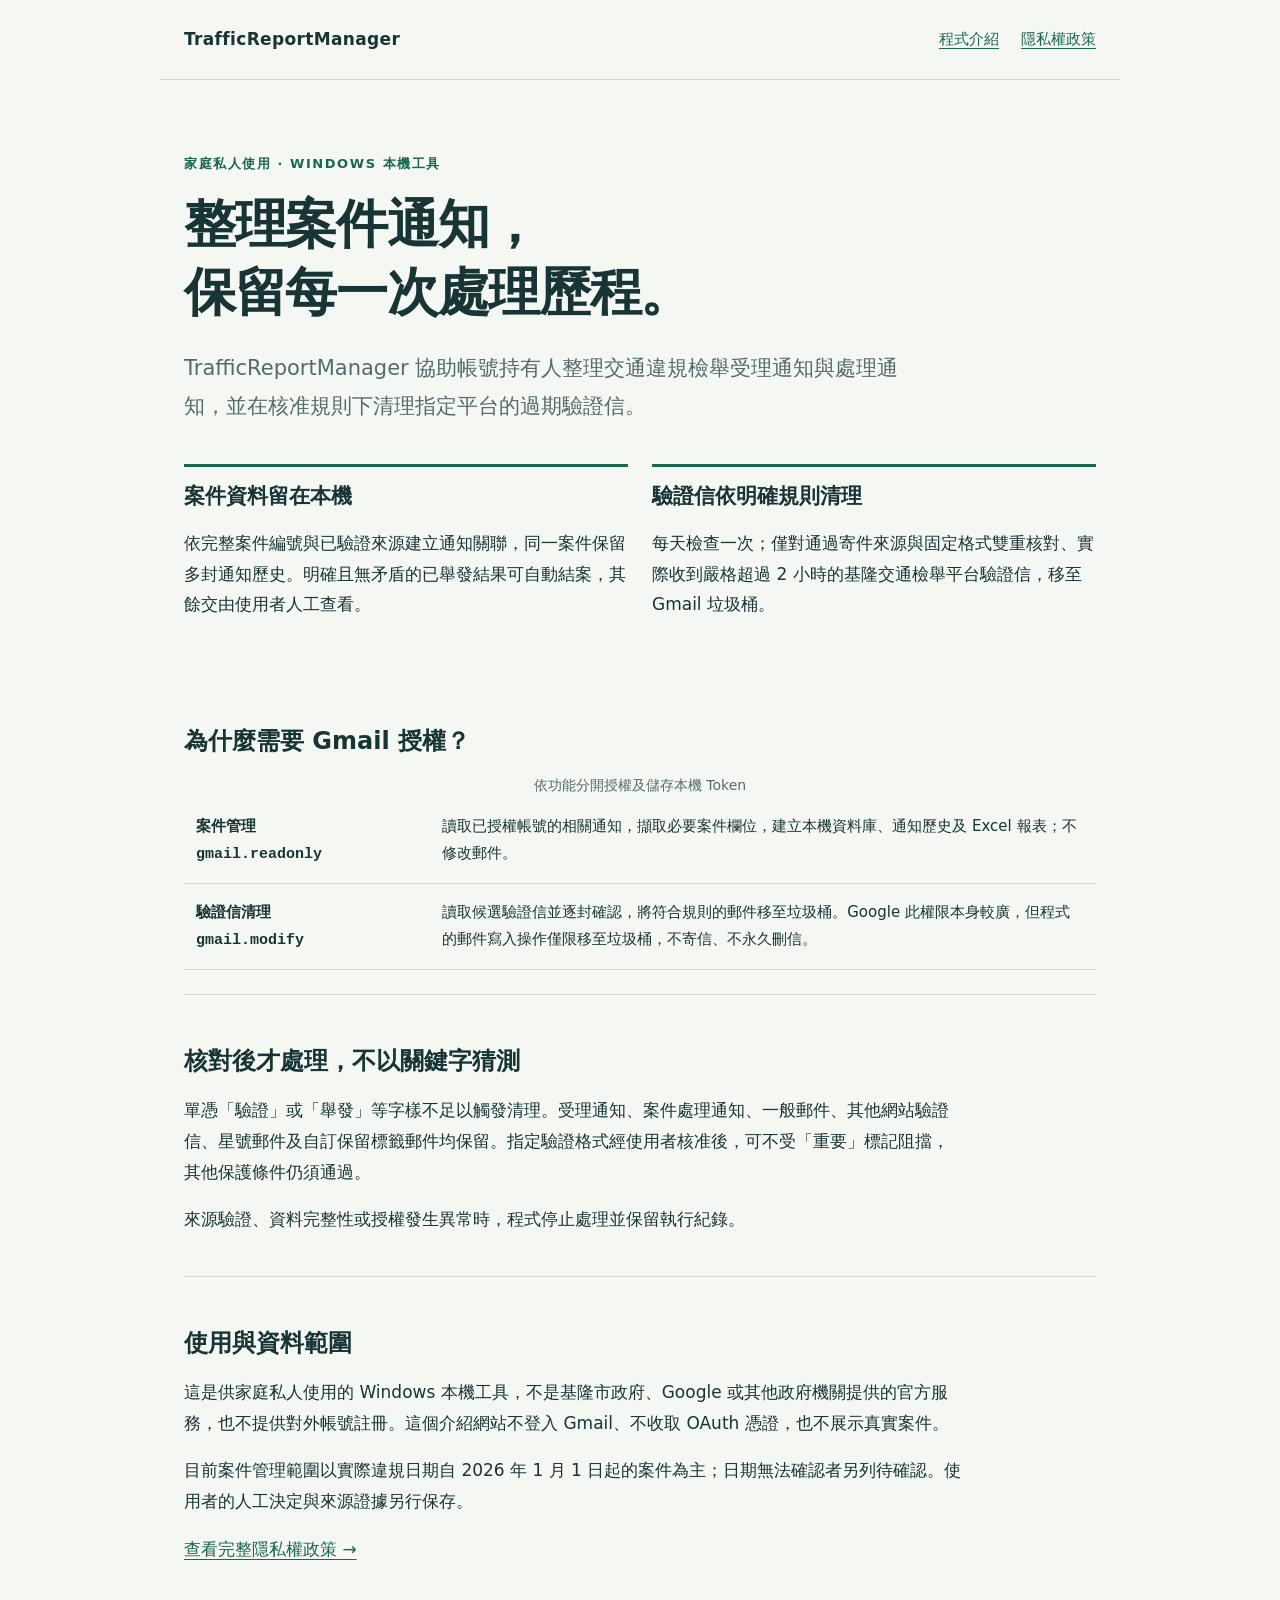
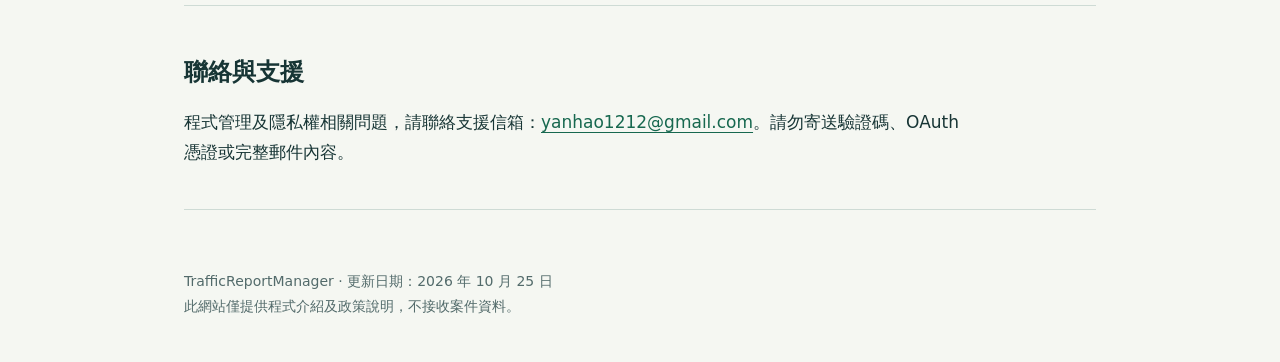
<file: index.html>
<!doctype html>
<html lang="zh-Hant"><head><meta charset="utf-8"><meta name="viewport" content="width=device-width,initial-scale=1"><meta http-equiv="Content-Security-Policy" content="default-src 'none'; style-src 'self'; img-src 'self'; base-uri 'none'; form-action 'none'"><meta name="description" content="TrafficReportManager：供家庭私人使用的本機交通違規檢舉案件管理與指定平台驗證信清理工具。"><title>TrafficReportManager｜交通檢舉案件管理</title><link rel="stylesheet" href="styles.css"></head>
<body><header><a class="brand" href="index.html">TrafficReportManager</a><nav aria-label="主要導覽"><a href="index.html" aria-current="page">程式介紹</a><a href="privacy.html">隱私權政策</a></nav></header>
<main>
<p class="eyebrow">家庭私人使用 · WINDOWS 本機工具</p><h1>整理案件通知，<br>保留每一次處理歷程。</h1><p class="lead">TrafficReportManager 協助帳號持有人整理交通違規檢舉受理通知與處理通知，並在核准規則下清理指定平台的過期驗證信。</p>
<div class="facts"><article class="fact"><h2>案件資料留在本機</h2><p>依完整案件編號與已驗證來源建立通知關聯，同一案件保留多封通知歷史。明確且無矛盾的已舉發結果可自動結案，其餘交由使用者人工查看。</p></article><article class="fact"><h2>驗證信依明確規則清理</h2><p>每天檢查一次；僅對通過寄件來源與固定格式雙重核對、實際收到嚴格超過 2 小時的基隆交通檢舉平台驗證信，移至 Gmail 垃圾桶。</p></article></div>
<section><h2>為什麼需要 Gmail 授權？</h2><table><caption class="meta">依功能分開授權及儲存本機 Token</caption><tr><th scope="row">案件管理<br><code>gmail.readonly</code></th><td>讀取已授權帳號的相關通知，擷取必要案件欄位，建立本機資料庫、通知歷史及 Excel 報表；不修改郵件。</td></tr><tr><th scope="row">驗證信清理<br><code>gmail.modify</code></th><td>讀取候選驗證信並逐封確認，將符合規則的郵件移至垃圾桶。Google 此權限本身較廣，但程式的郵件寫入操作僅限移至垃圾桶，不寄信、不永久刪信。</td></tr></table></section>
<section><h2>核對後才處理，不以關鍵字猜測</h2><p>單憑「驗證」或「舉發」等字樣不足以觸發清理。受理通知、案件處理通知、一般郵件、其他網站驗證信、星號郵件及自訂保留標籤郵件均保留。指定驗證格式經使用者核准後，可不受「重要」標記阻擋，其他保護條件仍須通過。</p><p>來源驗證、資料完整性或授權發生異常時，程式停止處理並保留執行紀錄。</p></section>
<section><h2>使用與資料範圍</h2><p>這是供家庭私人使用的 Windows 本機工具，不是基隆市政府、Google 或其他政府機關提供的官方服務，也不提供對外帳號註冊。這個介紹網站不登入 Gmail、不收取 OAuth 憑證，也不展示真實案件。</p><p>目前案件管理範圍以實際違規日期自 2026 年 1 月 1 日起的案件為主；日期無法確認者另列待確認。使用者的人工決定與來源證據另行保存。</p><p><a href="privacy.html">查看完整隱私權政策 →</a></p></section>
<section><h2>聯絡與支援</h2><p>程式管理及隱私權相關問題，請聯絡支援信箱：<a href="mailto:yanhao1212@gmail.com">yanhao1212@gmail.com</a>。請勿寄送驗證碼、OAuth 憑證或完整郵件內容。</p></section></main>
<footer>TrafficReportManager · 更新日期：2026 年 10 月 25 日<br>此網站僅提供程式介紹及政策說明，不接收案件資料。</footer></body></html>
</file>
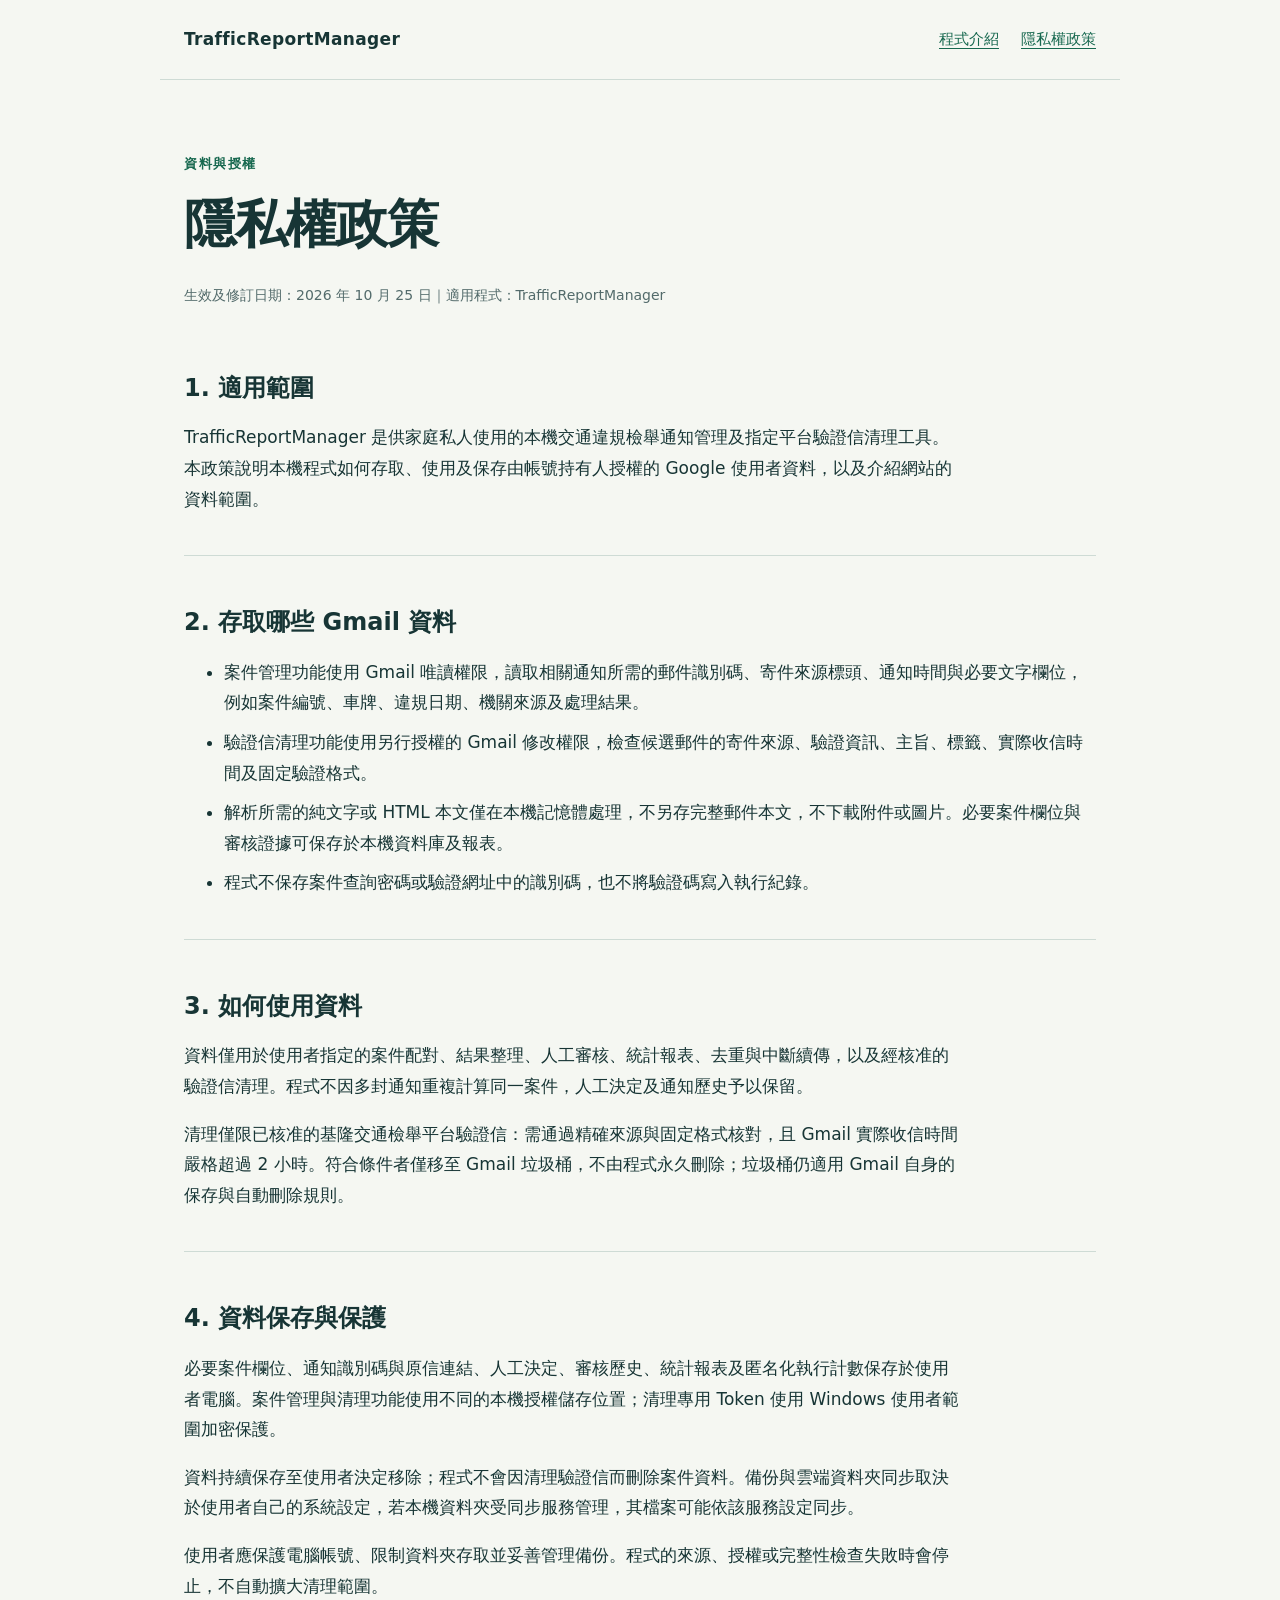
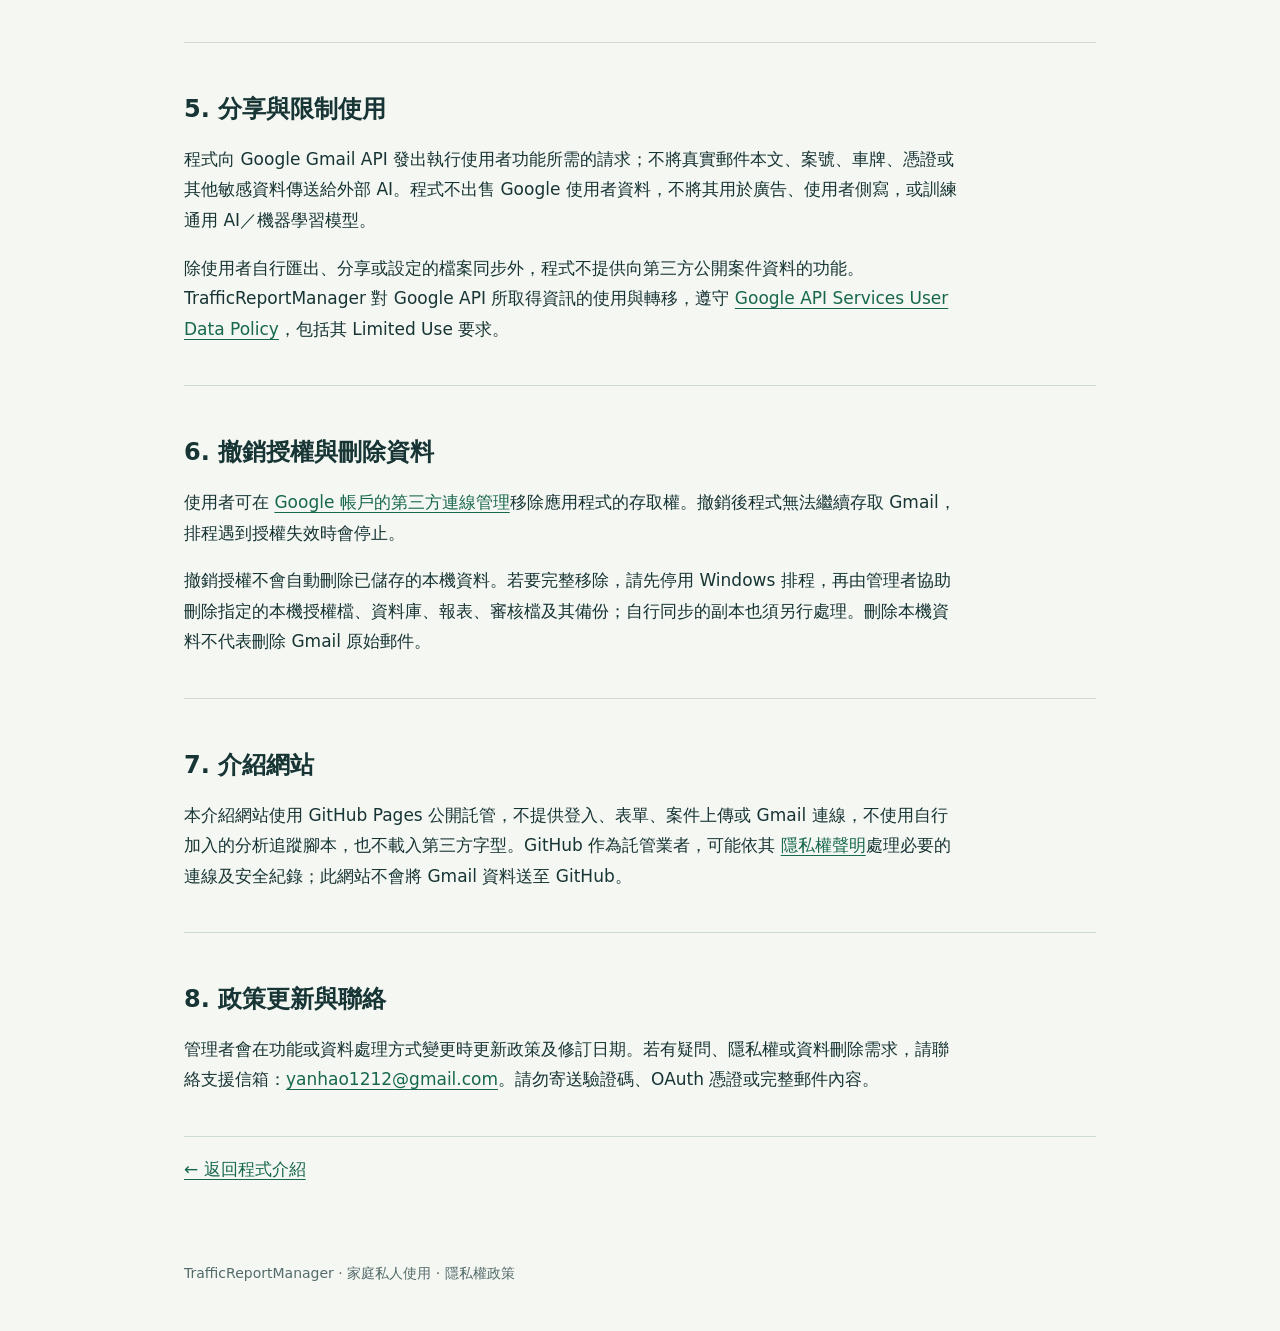
<file: privacy.html>
<!doctype html>
<html lang="zh-Hant"><head><meta charset="utf-8"><meta name="viewport" content="width=device-width,initial-scale=1"><meta http-equiv="Content-Security-Policy" content="default-src 'none'; style-src 'self'; img-src 'self'; base-uri 'none'; form-action 'none'"><meta name="description" content="TrafficReportManager 的 Gmail 存取用途、本機資料保存、驗證信清理、權限撤銷及資料刪除說明。"><title>隱私權政策｜TrafficReportManager</title><link rel="stylesheet" href="styles.css"></head>
<body><header><a class="brand" href="index.html">TrafficReportManager</a><nav aria-label="主要導覽"><a href="index.html">程式介紹</a><a href="privacy.html" aria-current="page">隱私權政策</a></nav></header><main>
<p class="eyebrow">資料與授權</p><h1>隱私權政策</h1><p class="meta">生效及修訂日期：2026 年 10 月 25 日｜適用程式：TrafficReportManager</p>
<section><h2>1. 適用範圍</h2><p>TrafficReportManager 是供家庭私人使用的本機交通違規檢舉通知管理及指定平台驗證信清理工具。本政策說明本機程式如何存取、使用及保存由帳號持有人授權的 Google 使用者資料，以及介紹網站的資料範圍。</p></section>
<section><h2>2. 存取哪些 Gmail 資料</h2><ul><li>案件管理功能使用 Gmail 唯讀權限，讀取相關通知所需的郵件識別碼、寄件來源標頭、通知時間與必要文字欄位，例如案件編號、車牌、違規日期、機關來源及處理結果。</li><li>驗證信清理功能使用另行授權的 Gmail 修改權限，檢查候選郵件的寄件來源、驗證資訊、主旨、標籤、實際收信時間及固定驗證格式。</li><li>解析所需的純文字或 HTML 本文僅在本機記憶體處理，不另存完整郵件本文，不下載附件或圖片。必要案件欄位與審核證據可保存於本機資料庫及報表。</li><li>程式不保存案件查詢密碼或驗證網址中的識別碼，也不將驗證碼寫入執行紀錄。</li></ul></section>
<section><h2>3. 如何使用資料</h2><p>資料僅用於使用者指定的案件配對、結果整理、人工審核、統計報表、去重與中斷續傳，以及經核准的驗證信清理。程式不因多封通知重複計算同一案件，人工決定及通知歷史予以保留。</p><p>清理僅限已核准的基隆交通檢舉平台驗證信：需通過精確來源與固定格式核對，且 Gmail 實際收信時間嚴格超過 2 小時。符合條件者僅移至 Gmail 垃圾桶，不由程式永久刪除；垃圾桶仍適用 Gmail 自身的保存與自動刪除規則。</p></section>
<section><h2>4. 資料保存與保護</h2><p>必要案件欄位、通知識別碼與原信連結、人工決定、審核歷史、統計報表及匿名化執行計數保存於使用者電腦。案件管理與清理功能使用不同的本機授權儲存位置；清理專用 Token 使用 Windows 使用者範圍加密保護。</p><p>資料持續保存至使用者決定移除；程式不會因清理驗證信而刪除案件資料。備份與雲端資料夾同步取決於使用者自己的系統設定，若本機資料夾受同步服務管理，其檔案可能依該服務設定同步。</p><p>使用者應保護電腦帳號、限制資料夾存取並妥善管理備份。程式的來源、授權或完整性檢查失敗時會停止，不自動擴大清理範圍。</p></section>
<section><h2>5. 分享與限制使用</h2><p>程式向 Google Gmail API 發出執行使用者功能所需的請求；不將真實郵件本文、案號、車牌、憑證或其他敏感資料傳送給外部 AI。程式不出售 Google 使用者資料，不將其用於廣告、使用者側寫，或訓練通用 AI／機器學習模型。</p><p>除使用者自行匯出、分享或設定的檔案同步外，程式不提供向第三方公開案件資料的功能。TrafficReportManager 對 Google API 所取得資訊的使用與轉移，遵守 <a href="https://developers.google.com/terms/api-services-user-data-policy">Google API Services User Data Policy</a>，包括其 Limited Use 要求。</p></section>
<section><h2>6. 撤銷授權與刪除資料</h2><p>使用者可在 <a href="https://myaccount.google.com/connections">Google 帳戶的第三方連線管理</a>移除應用程式的存取權。撤銷後程式無法繼續存取 Gmail，排程遇到授權失效時會停止。</p><p>撤銷授權不會自動刪除已儲存的本機資料。若要完整移除，請先停用 Windows 排程，再由管理者協助刪除指定的本機授權檔、資料庫、報表、審核檔及其備份；自行同步的副本也須另行處理。刪除本機資料不代表刪除 Gmail 原始郵件。</p></section>
<section><h2>7. 介紹網站</h2><p>本介紹網站使用 GitHub Pages 公開託管，不提供登入、表單、案件上傳或 Gmail 連線，不使用自行加入的分析追蹤腳本，也不載入第三方字型。GitHub 作為託管業者，可能依其 <a href="https://docs.github.com/en/site-policy/privacy-policies/github-general-privacy-statement">隱私權聲明</a>處理必要的連線及安全紀錄；此網站不會將 Gmail 資料送至 GitHub。</p></section>
<section><h2>8. 政策更新與聯絡</h2><p>管理者會在功能或資料處理方式變更時更新政策及修訂日期。若有疑問、隱私權或資料刪除需求，請聯絡支援信箱：<a href="mailto:yanhao1212@gmail.com">yanhao1212@gmail.com</a>。請勿寄送驗證碼、OAuth 憑證或完整郵件內容。</p></section>
<p><a href="index.html">← 返回程式介紹</a></p></main><footer>TrafficReportManager · 家庭私人使用 · 隱私權政策</footer></body></html>
</file>
<file: styles.css>
:root{color-scheme:light;--ink:#173535;--muted:#536b6b;--line:#cedbd5;--paper:#f5f7f2;--accent:#17684f}*{box-sizing:border-box}body{margin:0;background:var(--paper);color:var(--ink);font:17px/1.8 system-ui,"Microsoft JhengHei",sans-serif}a{color:var(--accent);text-underline-offset:4px}a:focus-visible{outline:3px solid #bd7124;outline-offset:5px}header,main,footer{max-width:960px;margin:auto;padding:24px}header{display:flex;align-items:center;justify-content:space-between;gap:20px;border-bottom:1px solid var(--line)}.brand{font-weight:750;text-decoration:none;color:var(--ink);letter-spacing:.02em}nav{display:flex;gap:22px;flex-wrap:wrap;font-size:15px}.draft{background:#fff2d9;border-left:4px solid #aa681d;padding:13px 18px;font-size:14px;color:#66451c}.eyebrow{font-size:13px;letter-spacing:.12em;font-weight:700;color:var(--accent);margin-top:48px}h1{font-size:clamp(32px,6vw,52px);line-height:1.3;letter-spacing:-.025em;max-width:800px;margin:16px 0 24px}h2{font-size:24px;line-height:1.4;margin:38px 0 14px}p{max-width:780px}.lead{font-size:21px;color:var(--muted);max-width:730px}.facts{display:grid;grid-template-columns:1fr 1fr;gap:24px;margin:38px 0}.fact{border-top:3px solid var(--accent);padding-top:15px}.fact h2{margin:0 0 12px;font-size:21px}section{padding:12px 0 24px;border-bottom:1px solid var(--line)}li{margin:9px 0}footer{color:var(--muted);font-size:14px;padding-top:35px;padding-bottom:45px}.meta{font-size:14px;color:var(--muted)}.note{background:#e6eee7;padding:18px 22px;border-radius:6px}table{border-collapse:collapse;width:100%;font-size:15px}td,th{padding:15px 12px;border-bottom:1px solid var(--line);text-align:left;vertical-align:top}th{width:27%}@media(max-width:620px){header{align-items:flex-start;flex-direction:column}.facts{grid-template-columns:1fr}header,main,footer{padding:20px}h1{font-size:34px}.lead{font-size:19px}td,th{padding:12px 7px}}
</file>
